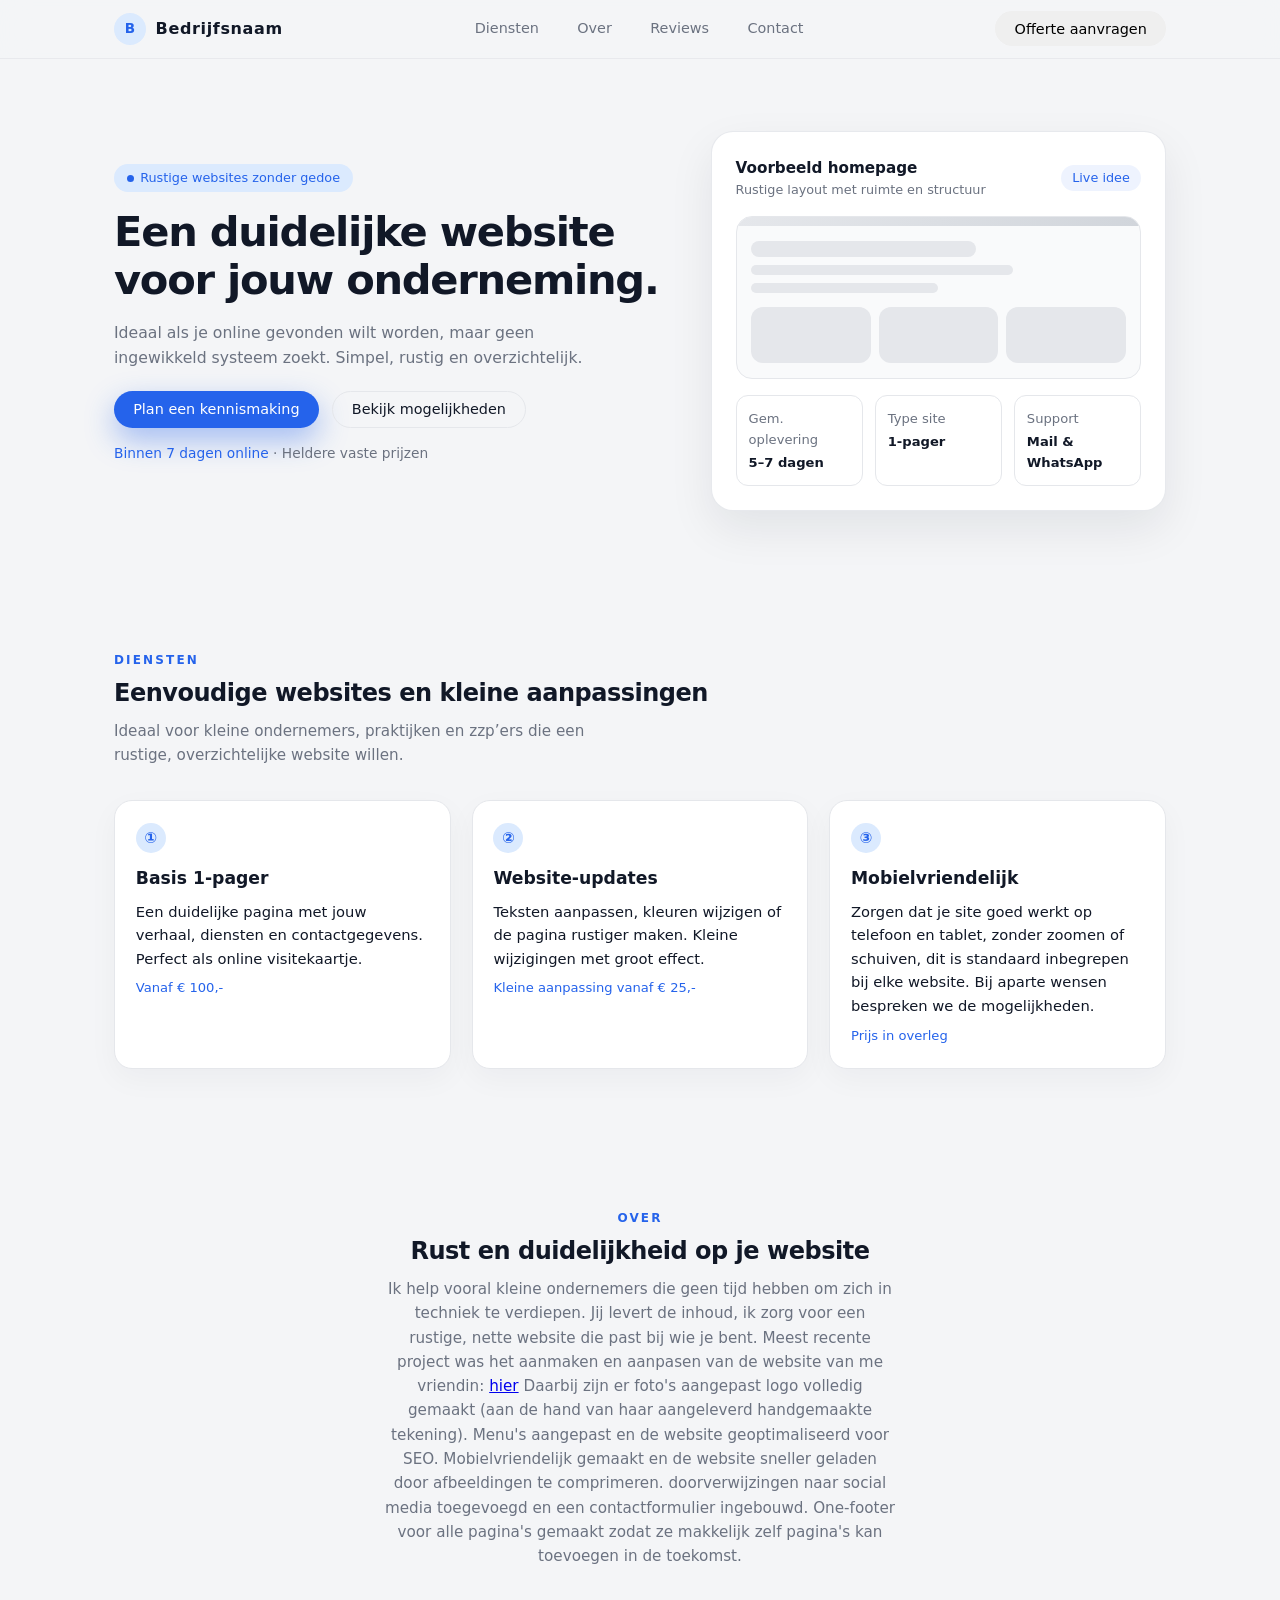
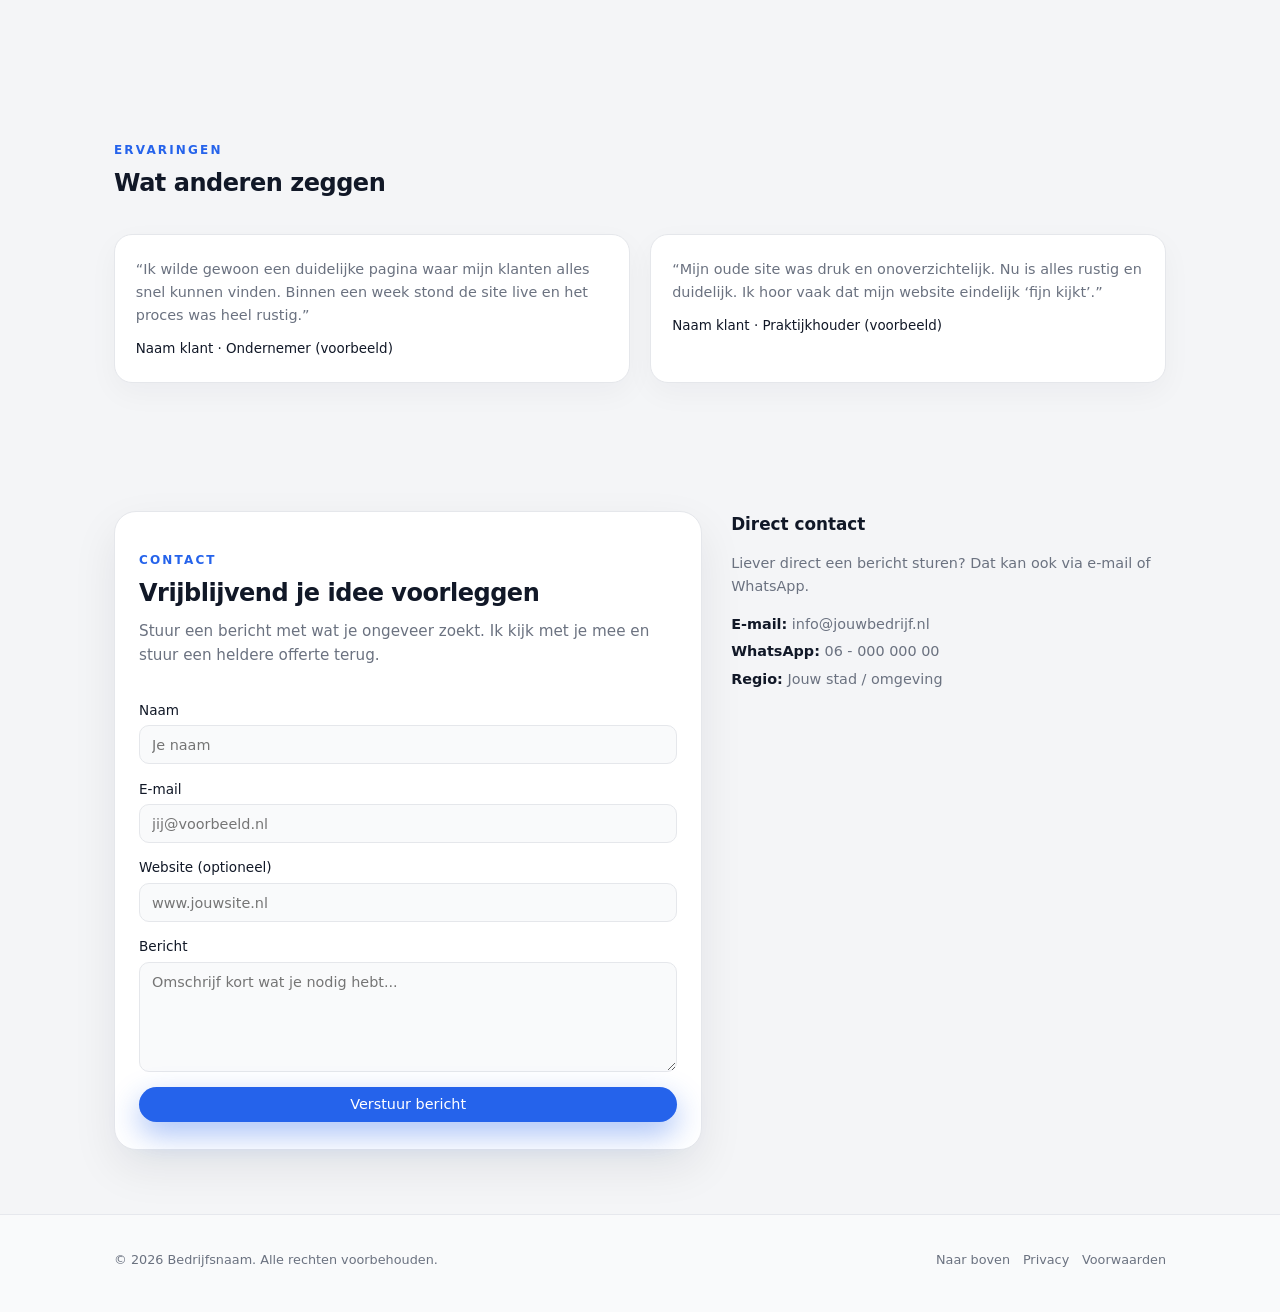
<file: index.html>
<!DOCTYPE html>
<html lang="nl">

<head>
    <meta charset="UTF-8">
    <title>Bedrijfsnaam - Simpele Zakelijke Website</title>
    <meta name="viewport" content="width=device-width, initial-scale=1">

    <!-- Koppeling naar externe CSS -->
    <link rel="stylesheet" href="assets/css/style.css">
</head>

<body>
    <div class="page">
        <!-- HEADER / NAV -->
        <header class="site-header">
            <div class="container nav">
                <div class="nav-brand">
                    <div class="nav-logo">B</div>
                    <span class="nav-title">Bedrijfsnaam</span>
                </div>

                <nav class="nav-links">
                    <a href="#diensten">Diensten</a>
                    <a href="#over">Over</a>
                    <a href="#reviews">Reviews</a>
                    <a href="#contact">Contact</a>
                </nav>

                <button class="btn btn-nav"
                    onclick="document.getElementById('contact').scrollIntoView({behavior:'smooth'})">
                    Offerte aanvragen
                </button>
            </div>
        </header>

        <main>
            <!-- HERO -->
            <section class="section hero" id="home">

                <div class="container hero-grid">

                    <div class="hero-text">
                        <div class="badge">
                            <span class="badge-dot"></span>
                            Rustige websites zonder gedoe
                        </div>
                        <h1>Een duidelijke website<br>voor jouw onderneming.</h1>
                        <p class="lead">
                            Ideaal als je online gevonden wilt worden, maar geen ingewikkeld systeem zoekt.
                            Simpel, rustig en overzichtelijk.
                        </p>
                        <div class="hero-actions">
                            <button class="btn btn-primary"
                                onclick="document.getElementById('contact').scrollIntoView({behavior:'smooth'})">
                                Plan een kennismaking
                            </button>
                            <button class="btn btn-ghost"
                                onclick="document.getElementById('diensten').scrollIntoView({behavior:'smooth'})">
                                Bekijk mogelijkheden
                            </button>
                        </div>
                        <p class="hero-meta">
                            <span class="meta-highlight">Binnen 7 dagen online</span> · Heldere vaste prijzen
                        </p>
                    </div>

                    <div class="hero-card">
                        <div class="hero-card-header">
                            <div>
                                <div class="hero-card-title">Voorbeeld homepage</div>
                                <div class="hero-card-subtitle">Rustige layout met ruimte en structuur</div>
                            </div>
                            <span class="hero-pill">Live idee</span>
                        </div>

                        <div class="hero-mockup">
                            <div class="mockup-bar"></div>
                            <div class="mockup-body">
                                <div class="mockup-title"></div>
                                <div class="mockup-line w-70"></div>
                                <div class="mockup-line w-50"></div>
                                <div class="mockup-cards">
                                    <div class="mockup-card"></div>
                                    <div class="mockup-card"></div>
                                    <div class="mockup-card"></div>
                                </div>
                            </div>
                        </div>

                        <div class="hero-stats">
                            <div class="stat">
                                <div class="stat-label">Gem. oplevering</div>
                                <div class="stat-value">5–7 dagen</div>
                            </div>
                            <div class="stat">
                                <div class="stat-label">Type site</div>
                                <div class="stat-value">1-pager</div>
                            </div>
                            <div class="stat">
                                <div class="stat-label">Support</div>
                                <div class="stat-value">Mail & WhatsApp</div>
                            </div>
                        </div>
                    </div>
                </div>
            </section>

            <!-- DIENSTEN -->
            <section class="section" id="diensten">
                <div class="container">
                    <header class="section-header">
                        <p class="section-kicker">Diensten</p>
                        <h2>Eenvoudige websites en kleine aanpassingen</h2>
                        <p class="section-subtitle">
                            Ideaal voor kleine ondernemers, praktijken en zzp’ers die een rustige,
                            overzichtelijke website willen.
                        </p>
                    </header>

                    <div class="cards">
                        <article class="card">
                            <div class="card-icon">①</div>
                            <h3>Basis 1-pager</h3>
                            <p>
                                Een duidelijke pagina met jouw verhaal, diensten en contactgegevens.
                                Perfect als online visitekaartje.
                            </p>
                            <p class="card-meta">Vanaf € 100,-</p>
                        </article>

                        <article class="card">
                            <div class="card-icon">②</div>
                            <h3>Website-updates</h3>
                            <p>
                                Teksten aanpassen, kleuren wijzigen of de pagina rustiger maken.
                                Kleine wijzigingen met groot effect.
                            </p>
                            <p class="card-meta">Kleine aanpassing vanaf € 25,-</p>
                        </article>

                        <article class="card">
                            <div class="card-icon">③</div>
                            <h3>Mobielvriendelijk</h3>
                            <p>
                                Zorgen dat je site goed werkt op telefoon en tablet, zonder zoomen
                                of schuiven, dit is standaard inbegrepen bij elke website.
                                Bij aparte wensen bespreken we de mogelijkheden.
                            </p>
                            <p class="card-meta">Prijs in overleg</p>
                        </article>
                    </div>
                </div>
            </section>

            <!-- OVER -->
            <section class="section" id="over">
                <div class="container narrow">
                    <header class="section-header center">
                        <p class="section-kicker">Over</p>
                        <h2>Rust en duidelijkheid op je website</h2>
                        <p class="section-subtitle">
                            Ik help vooral kleine ondernemers die geen tijd hebben om zich in techniek
                            te verdiepen. Jij levert de inhoud, ik zorg voor een rustige, nette website
                            die past bij wie je bent.
                            Meest recente project was het aanmaken en aanpasen van de website van me vriendin:
                            <a href="https://www.groei-sterker.nl/" target="_blank">hier</a>

                            Daarbij zijn er foto's aangepast logo volledig gemaakt (aan de hand van haar aangeleverd
                            handgemaakte tekening).
                            Menu's aangepast en de website geoptimaliseerd voor SEO.
                            Mobielvriendelijk gemaakt en de website sneller geladen door afbeeldingen te comprimeren.
                            doorverwijzingen naar social media toegevoegd en een contactformulier ingebouwd.
                            One-footer voor alle pagina's gemaakt zodat ze makkelijk zelf pagina's kan toevoegen in de
                            toekomst.
                        </p>
                    </header>
                </div>
            </section>

            <!-- REVIEWS -->
            <section class="section" id="reviews">
                <div class="container">
                    <header class="section-header">
                        <p class="section-kicker">Ervaringen</p>
                        <h2>Wat anderen zeggen</h2>
                    </header>

                    <div class="reviews">
                        <article class="review">
                            <p class="review-text">
                                “Ik wilde gewoon een duidelijke pagina waar mijn klanten alles snel
                                kunnen vinden. Binnen een week stond de site live en het proces was heel rustig.”
                            </p>
                            <p class="review-author">Naam klant · Ondernemer (voorbeeld)</p>
                        </article>

                        <article class="review">
                            <p class="review-text">
                                “Mijn oude site was druk en onoverzichtelijk. Nu is alles rustig en
                                duidelijk. Ik hoor vaak dat mijn website eindelijk ‘fijn kijkt’.”
                            </p>
                            <p class="review-author">Naam klant · Praktijkhouder (voorbeeld)</p>
                        </article>
                    </div>
                </div>
            </section>

            <!-- CONTACT -->
            <section class="section" id="contact">
                <div class="container contact-grid">
                    <div class="contact-card">
                        <header class="section-header">
                            <p class="section-kicker">Contact</p>
                            <h2>Vrijblijvend je idee voorleggen</h2>
                            <p class="section-subtitle">
                                Stuur een bericht met wat je ongeveer zoekt. Ik kijk met je mee en
                                stuur een heldere offerte terug.
                            </p>
                        </header>

                        <!-- Deze form kun je later koppelen aan e-mail / form-handler -->
                        <form class="form">
                            <label class="field">
                                <span>Naam</span>
                                <input type="text" name="naam" placeholder="Je naam">
                            </label>

                            <label class="field">
                                <span>E-mail</span>
                                <input type="email" name="email" placeholder="jij@voorbeeld.nl">
                            </label>

                            <label class="field">
                                <span>Website (optioneel)</span>
                                <input type="text" name="website" placeholder="www.jouwsite.nl">
                            </label>

                            <label class="field">
                                <span>Bericht</span>
                                <textarea name="bericht" placeholder="Omschrijf kort wat je nodig hebt..."></textarea>
                            </label>

                            <button type="submit" class="btn btn-primary">
                                Verstuur bericht
                            </button>
                        </form>
                    </div>

                    <aside class="contact-info">
                        <h3>Direct contact</h3>
                        <p>
                            Liever direct een bericht sturen? Dat kan ook via e-mail of WhatsApp.
                        </p>
                        <ul>
                            <li><strong>E-mail:</strong> info@jouwbedrijf.nl</li>
                            <li><strong>WhatsApp:</strong> 06 - 000 000 00</li>
                            <li><strong>Regio:</strong> Jouw stad / omgeving</li>
                        </ul>
                    </aside>
                </div>
            </section>
        </main>

        <!-- FOOTER -->
        <footer class="site-footer">
            <div class="container footer-inner">
                <p>© <span id="year"></span> Bedrijfsnaam. Alle rechten voorbehouden.</p>
                <p class="footer-links">
                    <a href="#home">Naar boven</a>
                    <a href="#">Privacy</a>
                    <a href="#">Voorwaarden</a>
                </p>
            </div>
        </footer>
    </div>

    <script>
        // Jaar automatisch in de footer
        document.getElementById("year").textContent = new Date().getFullYear();
    </script>
</body>

</html>
</file>
<file: assets/css/style.css>
/* ==========
   Basis / reset
   ========== */

:root {
    /* Kleuren – blauw zakelijk */
    --color-bg: #f4f5f7;
    --color-surface: #ffffff;
    --color-border: #e5e7eb;
    --color-text: #111827;
    --color-muted: #6b7280;
    --color-accent: #2563eb;
    --color-accent-soft: #dbeafe;

    /* Layout */
    --max-width: 1100px;
    --radius-lg: 18px;
    --radius-md: 12px;
    --shadow-soft: 0 18px 45px rgba(15, 23, 42, 0.08);
    --shadow-card: 0 10px 30px rgba(15, 23, 42, 0.04);

    /* Typo */
    --font-main: system-ui, -apple-system, BlinkMacSystemFont, "Segoe UI", sans-serif;
}

*,
*::before,
*::after {
    box-sizing: border-box;
}

body {
    margin: 0;
    font-family: var(--font-main);
    background: var(--color-bg);
    color: var(--color-text);
    line-height: 1.6;
}

/* ==========
   Layout helpers
   ========== */

.page {
    min-height: 100vh;
    display: flex;
    flex-direction: column;
}

.container {
    max-width: var(--max-width);
    margin: 0 auto;
    padding: 0 1.5rem;
}

.section {
    padding: 4rem 0;
}

.section-header {
    margin-bottom: 2rem;
}

.section-header.center {
    text-align: center;
}

.section-kicker {
    text-transform: uppercase;
    letter-spacing: 0.18em;
    font-size: 0.75rem;
    color: var(--color-accent);
    font-weight: 600;
    margin-bottom: 0.25rem;
}

.section-header h2 {
    margin: 0 0 0.4rem;
    font-size: 1.5rem;
    letter-spacing: -0.02em;
}

.section-subtitle {
    margin: 0;
    font-size: 0.95rem;
    color: var(--color-muted);
    max-width: 32rem;
}

.section-header.center .section-subtitle {
    margin-left: auto;
    margin-right: auto;
}

.narrow {
    max-width: 780px;
}

/* ==========
   Header / nav
   ========== */

.site-header {
    position: sticky;
    top: 0;
    z-index: 20;
    backdrop-filter: blur(14px);
    background: rgba(244, 245, 247, 0.92);
    border-bottom: 1px solid rgba(229, 231, 235, 0.8);
}

.nav {
    display: flex;
    align-items: center;
    justify-content: space-between;
    padding: 0.7rem 1.5rem 0.7rem 1.5rem;
}

.nav-brand {
    display: flex;
    align-items: center;
    gap: 0.6rem;
}

.nav-logo {
    width: 32px;
    height: 32px;
    border-radius: 999px;
    background: var(--color-accent-soft);
    display: inline-flex;
    align-items: center;
    justify-content: center;
    font-size: 0.85rem;
    font-weight: 700;
    color: var(--color-accent);
}

.nav-title {
    font-weight: 600;
    letter-spacing: 0.04em;
}

.nav-links {
    display: none;
    gap: 1rem;
    font-size: 0.9rem;
}

.nav-links a {
    text-decoration: none;
    padding: 0.35rem 0.7rem;
    border-radius: 999px;
    color: var(--color-muted);
    transition: background 0.15s ease, color 0.15s ease;
}

.nav-links a:hover {
    background: var(--color-accent-soft);
    color: var(--color-accent);
}

.btn-nav {
    display: none;
}

/* Toon volledige nav pas op grotere schermen */
@media (min-width: 768px) {
    .nav-links {
        display: flex;
    }

    .btn-nav {
        display: inline-flex;
    }
}

/* ==========
   Buttons
   ========== */

.btn {
    border-radius: 999px;
    border: none;
    font-family: inherit;
    font-size: 0.9rem;
    padding: 0.6rem 1.2rem;
    cursor: pointer;
    display: inline-flex;
    align-items: center;
    justify-content: center;
    gap: 0.35rem;
    transition: transform 0.12s ease, box-shadow 0.12s ease, background 0.12s ease;
}

.btn-primary {
    background: var(--color-accent);
    color: #ffffff;
    box-shadow: 0 12px 30px rgba(37, 99, 235, 0.4);
}

.btn-primary:hover {
    transform: translateY(-1px);
    box-shadow: 0 18px 40px rgba(37, 99, 235, 0.5);
}

.btn-ghost {
    background: transparent;
    color: var(--color-text);
    border: 1px solid var(--color-border);
}

.btn-ghost:hover {
    background: #ffffff;
    box-shadow: var(--shadow-card);
}

/* ==========
   Hero
   ========== */



.hero {
    padding-top: 4.5rem;
}

.hero-grid {
    display: grid;
    gap: 2.5rem;
}

@media (min-width: 900px) {
    .hero-grid {
        grid-template-columns: minmax(0, 1.1fr) minmax(0, 0.9fr);
        align-items: center;
    }
}

.hero-text h1 {
    margin: 0 0 0.7rem;
    font-size: clamp(1.9rem, 4vw, 2.6rem);
    letter-spacing: -0.03em;
    line-height: 1.15;
}

.lead {
    font-size: 0.98rem;
    color: var(--color-muted);
    max-width: 32rem;
}

.hero-actions {
    display: flex;
    flex-wrap: wrap;
    gap: 0.8rem;
    margin: 1.3rem 0 0.9rem;
}

.hero-meta {
    font-size: 0.86rem;
    color: var(--color-muted);
}

.meta-highlight {
    color: var(--color-accent);
    font-weight: 500;
}

.badge {
    display: inline-flex;
    align-items: center;
    gap: 0.4rem;
    background: var(--color-accent-soft);
    color: var(--color-accent);
    padding: 0.25rem 0.8rem;
    border-radius: 999px;
    font-size: 0.8rem;
    margin-bottom: 1rem;
}

.badge-dot {
    width: 7px;
    height: 7px;
    border-radius: 999px;
    background: var(--color-accent);
}

/* Hero kaart rechts */

.hero-card {
    background: var(--color-surface);
    border-radius: 22px;
    padding: 1.5rem;
    box-shadow: var(--shadow-soft);
    border: 1px solid rgba(229, 231, 235, 0.9);
}

.hero-card-header {
    display: flex;
    align-items: center;
    justify-content: space-between;
    margin-bottom: 1rem;
    gap: 1rem;
}

.hero-card-title {
    font-size: 0.95rem;
    font-weight: 600;
}

.hero-card-subtitle {
    font-size: 0.8rem;
    color: var(--color-muted);
}

.hero-pill {
    font-size: 0.8rem;
    padding: 0.2rem 0.7rem;
    border-radius: 999px;
    background: rgba(37, 99, 235, 0.08);
    color: var(--color-accent);
}

/* Kleine mockup */

.hero-mockup {
    border-radius: 16px;
    border: 1px solid var(--color-border);
    overflow: hidden;
    background: #f9fafb;
    margin-bottom: 1rem;
}

.mockup-bar {
    height: 9px;
    background: linear-gradient(to right, #e5e7eb, #d1d5db);
}

.mockup-body {
    padding: 0.9rem;
    display: grid;
    gap: 0.5rem;
}

.mockup-title {
    height: 16px;
    width: 60%;
    border-radius: 999px;
    background: #e5e7eb;
}

.mockup-line {
    height: 10px;
    border-radius: 999px;
    background: #e5e7eb;
}

.mockup-line.w-70 {
    width: 70%;
}

.mockup-line.w-50 {
    width: 50%;
}

.mockup-cards {
    display: grid;
    grid-template-columns: repeat(3, minmax(0, 1fr));
    gap: 0.5rem;
    margin-top: 0.4rem;
}

.mockup-card {
    height: 56px;
    border-radius: 12px;
    background: #e5e7eb;
}

/* Stats onder de mockup */

.hero-stats {
    display: grid;
    grid-template-columns: repeat(3, minmax(0, 1fr));
    gap: 0.75rem;
    font-size: 0.82rem;
}

.stat {
    background: #ffffff;
    border-radius: 12px;
    padding: 0.75rem;
    border: 1px solid var(--color-border);
}

.stat-label {
    color: var(--color-muted);
    margin-bottom: 0.15rem;
}

.stat-value {
    font-weight: 600;
}

/* ==========
   Cards / diensten
   ========== */

.cards {
    display: grid;
    gap: 1.3rem;
}

@media (min-width: 768px) {
    .cards {
        grid-template-columns: repeat(3, minmax(0, 1fr));
    }
}

.card {
    background: var(--color-surface);
    border-radius: var(--radius-lg);
    padding: 1.4rem 1.3rem;
    border: 1px solid var(--color-border);
    box-shadow: var(--shadow-card);
    font-size: 0.92rem;
    display: flex;
    flex-direction: column;
    gap: 0.45rem;
}

.card-icon {
    width: 30px;
    height: 30px;
    border-radius: 999px;
    background: var(--color-accent-soft);
    display: inline-flex;
    align-items: center;
    justify-content: center;
    font-size: 0.95rem;
    margin-bottom: 0.3rem;
    color: var(--color-accent);
    font-weight: 600;
}

.card h3 {
    margin: 0;
}

.card p {
    margin: 0;
}

.card-meta {
    margin-top: 0.4rem;
    font-size: 0.82rem;
    color: var(--color-accent);
    font-weight: 500;
}

/* ==========
   Reviews
   ========== */

.reviews {
    display: grid;
    gap: 1.3rem;
}

@media (min-width: 768px) {
    .reviews {
        grid-template-columns: repeat(2, minmax(0, 1fr));
    }
}

.review {
    background: var(--color-surface);
    border-radius: var(--radius-lg);
    padding: 1.4rem 1.3rem;
    border: 1px solid var(--color-border);
    box-shadow: var(--shadow-card);
    font-size: 0.9rem;
}

.review-text {
    margin: 0 0 0.7rem;
    color: var(--color-muted);
}

.review-author {
    margin: 0;
    font-size: 0.84rem;
    font-weight: 500;
}

/* ==========
   Contact
   ========== */

.contact-grid {
    display: grid;
    gap: 1.8rem;
}

@media (min-width: 900px) {
    .contact-grid {
        grid-template-columns: minmax(0, 1.15fr) minmax(0, 0.85fr);
    }
}

.contact-card {
    background: var(--color-surface);
    border-radius: 22px;
    padding: 1.7rem 1.5rem;
    border: 1px solid var(--color-border);
    box-shadow: var(--shadow-soft);
}

.form {
    display: grid;
    gap: 0.9rem;
    margin-top: 1.2rem;
}

.field {
    display: grid;
    gap: 0.25rem;
    font-size: 0.85rem;
}

.field span {
    font-weight: 500;
}

input,
textarea {
    font-family: var(--font-main);
    font-size: 0.9rem;
    border-radius: 10px;
    border: 1px solid var(--color-border);
    padding: 0.65rem 0.75rem;
    outline: none;
    background: #f9fafb;
    transition: border 0.12s ease, box-shadow 0.12s ease, background 0.12s ease;
}

input:focus,
textarea:focus {
    border-color: var(--color-accent);
    box-shadow: 0 0 0 1px rgba(37, 99, 235, 0.4);
    background: #ffffff;
}

textarea {
    min-height: 110px;
    resize: vertical;
}

.contact-info {
    font-size: 0.9rem;
    color: var(--color-muted);
}

.contact-info h3 {
    margin-top: 0;
    margin-bottom: 0.7rem;
    color: var(--color-text);
}

.contact-info ul {
    list-style: none;
    padding: 0;
    margin: 0.7rem 0 0 0;
}

.contact-info li {
    margin-bottom: 0.3rem;
}

.contact-info strong {
    color: var(--color-text);
}

/* ==========
   Footer
   ========== */

.site-footer {
    border-top: 1px solid rgba(229, 231, 235, 0.9);
    background: #f9fafb;
    padding: 1.4rem 0 1.8rem;
    margin-top: auto;
    font-size: 0.8rem;
    color: var(--color-muted);
}

.footer-inner {
    display: flex;
    flex-wrap: wrap;
    gap: 0.6rem;
    align-items: center;
    justify-content: space-between;
}

.footer-links {
    display: flex;
    gap: 0.8rem;
}

.footer-links a {
    text-decoration: none;
    color: inherit;
}

.footer-links a:hover {
    text-decoration: underline;
}
</file>
